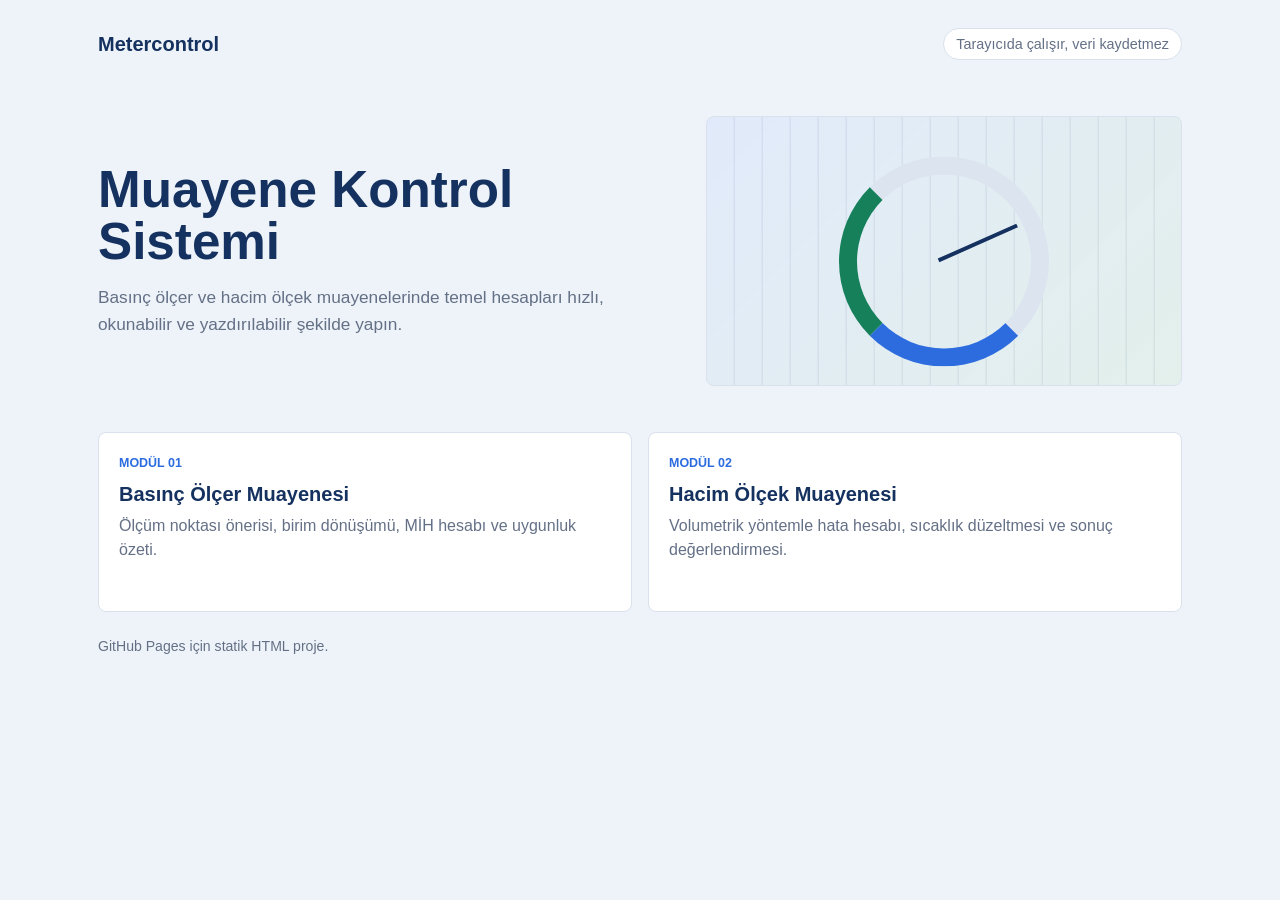
<file: index.html>
<!DOCTYPE html>
<html lang="tr">
<head>
<meta charset="UTF-8">
<meta name="viewport" content="width=device-width, initial-scale=1.0">
<title>Metercontrol | Muayene Kontrol Sistemi</title>
<style>
:root {
  --ink: #172033;
  --muted: #647086;
  --line: #d9e1ec;
  --surface: #ffffff;
  --soft: #f4f7fb;
  --navy: #14315f;
  --blue: #2d6cdf;
  --green: #16805b;
  --amber: #b76a16;
}
* { box-sizing: border-box; }
body {
  margin: 0;
  min-height: 100vh;
  font-family: "Segoe UI", Arial, sans-serif;
  color: var(--ink);
  background: #eef3f9;
}
.shell { max-width: 1120px; margin: 0 auto; padding: 28px 18px 36px; }
.topbar {
  display: flex;
  justify-content: space-between;
  align-items: center;
  gap: 16px;
  margin-bottom: 22px;
}
.brand { font-size: 1.25rem; font-weight: 750; color: var(--navy); }
.status {
  border: 1px solid var(--line);
  border-radius: 999px;
  padding: 7px 12px;
  background: var(--surface);
  color: var(--muted);
  font-size: .9rem;
}
.hero {
  display: grid;
  grid-template-columns: 1.1fr .9fr;
  gap: 26px;
  align-items: center;
  padding: 34px 0 28px;
}
h1 { margin: 0; font-size: clamp(2rem, 4vw, 4rem); line-height: 1.02; color: var(--navy); letter-spacing: 0; }
.lead { margin: 16px 0 0; max-width: 660px; color: var(--muted); font-size: 1.08rem; line-height: 1.55; }
.meter-visual {
  min-height: 270px;
  border: 1px solid var(--line);
  border-radius: 8px;
  background:
    linear-gradient(135deg, rgba(45,108,223,.14), rgba(22,128,91,.12)),
    repeating-linear-gradient(90deg, transparent 0 26px, rgba(20,49,95,.07) 27px 28px),
    #fff;
  position: relative;
  overflow: hidden;
}
.gauge {
  position: absolute;
  width: 210px;
  height: 210px;
  border: 18px solid #dce5ef;
  border-bottom-color: var(--blue);
  border-left-color: var(--green);
  border-radius: 50%;
  left: 50%;
  top: 50%;
  transform: translate(-50%, -45%);
}
.needle {
  position: absolute;
  width: 86px;
  height: 4px;
  background: var(--navy);
  left: calc(50% - 6px);
  top: 52%;
  transform-origin: 6px center;
  transform: rotate(-24deg);
}
.modules { display: grid; grid-template-columns: repeat(2, minmax(0, 1fr)); gap: 16px; margin-top: 18px; }
.card {
  display: block;
  min-height: 180px;
  padding: 20px;
  border: 1px solid var(--line);
  border-radius: 8px;
  background: var(--surface);
  text-decoration: none;
  color: inherit;
  transition: transform .18s ease, box-shadow .18s ease, border-color .18s ease;
}
.card:hover, .card:focus-visible {
  transform: translateY(-3px);
  box-shadow: 0 12px 26px rgba(23,32,51,.12);
  border-color: var(--blue);
  outline: none;
}
.tag { font-size: .78rem; font-weight: 750; color: var(--blue); }
.card h2 { margin: 12px 0 8px; color: var(--navy); font-size: 1.25rem; }
.card p { margin: 0; color: var(--muted); line-height: 1.48; }
.footer { margin-top: 26px; color: var(--muted); font-size: .88rem; }
@media (max-width: 760px) {
  .topbar, .hero { display: block; }
  .status { display: inline-block; margin-top: 10px; }
  .meter-visual { margin-top: 22px; min-height: 220px; }
  .modules { grid-template-columns: 1fr; }
}
</style>
</head>
<body>
<main class="shell">
  <div class="topbar">
    <div class="brand">Metercontrol</div>
    <div class="status">Tarayıcıda çalışır, veri kaydetmez</div>
  </div>

  <section class="hero">
    <div>
      <h1>Muayene Kontrol Sistemi</h1>
      <p class="lead">Basınç ölçer ve hacim ölçek muayenelerinde temel hesapları hızlı, okunabilir ve yazdırılabilir şekilde yapın.</p>
    </div>
    <div class="meter-visual" aria-hidden="true">
      <div class="gauge"></div>
      <div class="needle"></div>
    </div>
  </section>

  <section class="modules" aria-label="Muayene modülleri">
    <a class="card" href="basinc.html">
      <span class="tag">MODÜL 01</span>
      <h2>Basınç Ölçer Muayenesi</h2>
      <p>Ölçüm noktası önerisi, birim dönüşümü, MİH hesabı ve uygunluk özeti.</p>
    </a>
    <a class="card" href="hacim.html">
      <span class="tag">MODÜL 02</span>
      <h2>Hacim Ölçek Muayenesi</h2>
      <p>Volumetrik yöntemle hata hesabı, sıcaklık düzeltmesi ve sonuç değerlendirmesi.</p>
    </a>
  </section>

  <p class="footer">GitHub Pages için statik HTML proje.</p>
</main>
</body>
</html>
</file>
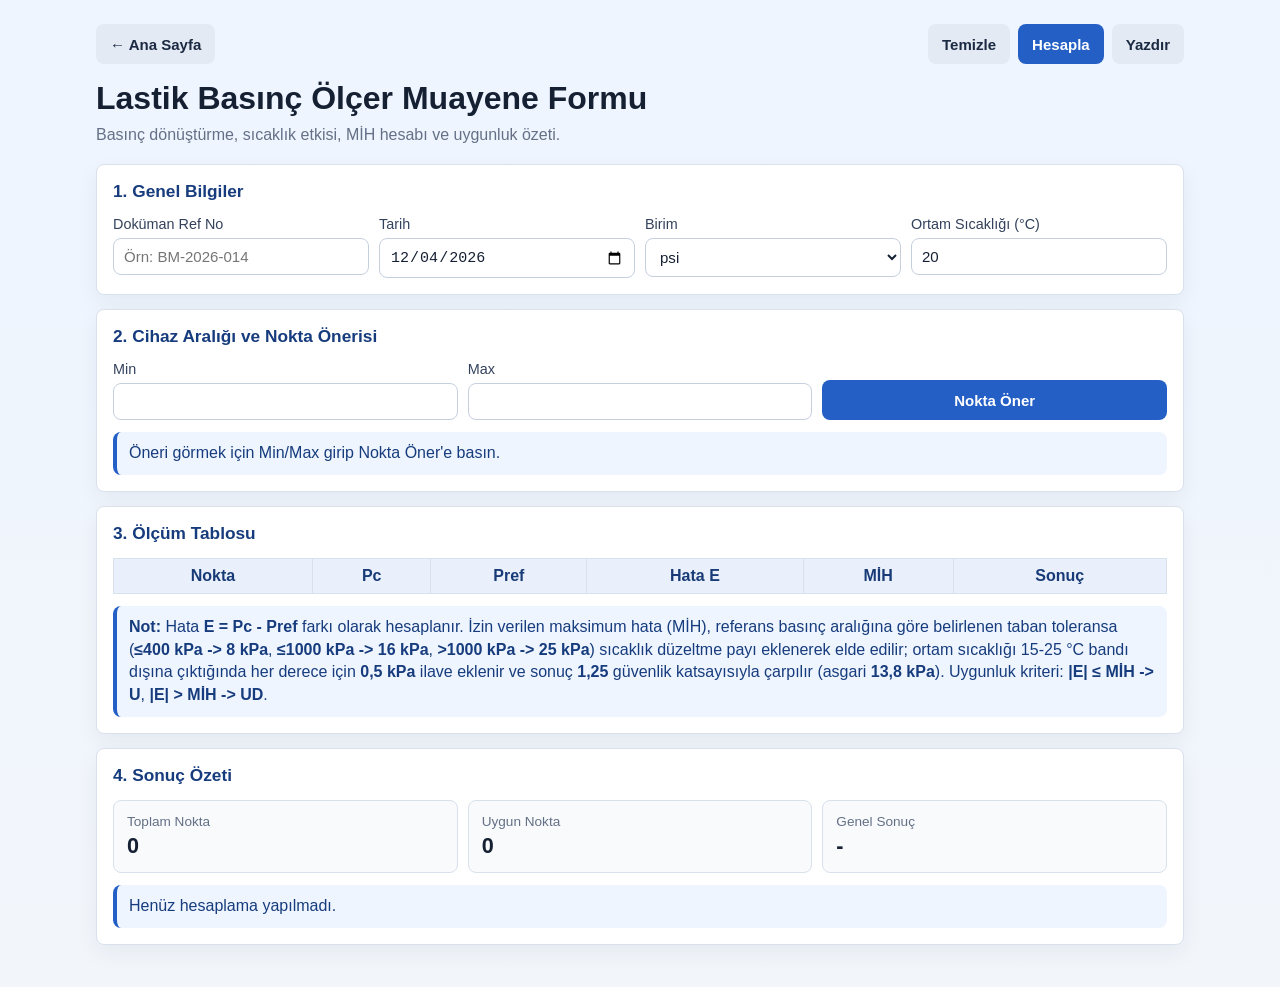
<file: basinc.html>
<!DOCTYPE html>
<html lang="tr">
<head>
<meta charset="UTF-8">
<meta name="viewport" content="width=device-width, initial-scale=1.0">
<title>Basınç Ölçer Muayenesi | Metercontrol</title>
<link rel="stylesheet" href="styles.css">
</head>
<body>
<main class="wrapper">
  <div class="toolbar">
    <a class="btn btn-ghost" href="index.html">← Ana Sayfa</a>
    <div class="actions">
      <button class="btn btn-ghost" type="button" onclick="temizleForm()">Temizle</button>
      <button class="btn btn-primary" type="button" onclick="hesapla()">Hesapla</button>
      <button class="btn btn-ghost" type="button" onclick="window.print()">Yazdır</button>
    </div>
  </div>

  <h1>Lastik Basınç Ölçer Muayene Formu</h1>
  <p class="subtitle">Basınç dönüştürme, sıcaklık etkisi, MİH hesabı ve uygunluk özeti.</p>

  <section class="grid">
    <article class="panel">
      <h2>1. Genel Bilgiler</h2>
      <div class="form-row">
        <label>Doküman Ref No <input id="docNo" type="text" placeholder="Örn: BM-2026-014"></label>
        <label>Tarih <input id="tarih" type="date"></label>
        <label>Birim
          <select id="birim">
            <option value="psi">psi</option>
            <option value="kPa">kPa</option>
            <option value="bar">bar</option>
          </select>
        </label>
        <label>Ortam Sıcaklığı (°C) <input id="sicaklik" type="number" step="0.1" value="20"></label>
      </div>
    </article>

    <article class="panel">
      <h2>2. Cihaz Aralığı ve Nokta Önerisi</h2>
      <div class="form-row compact">
        <label>Min <input id="min" type="number" step="0.01"></label>
        <label>Max <input id="max" type="number" step="0.01"></label>
        <button class="btn btn-primary align-end" type="button" onclick="noktaOner()">Nokta Öner</button>
      </div>
      <div id="oneriler" class="note">Öneri görmek için Min/Max girip Nokta Öner'e basın.</div>
    </article>

    <article class="panel">
      <h2>3. Ölçüm Tablosu</h2>
      <div class="table-wrap">
        <table>
          <thead><tr><th>Nokta</th><th>Pc</th><th>Pref</th><th>Hata E</th><th>MİH</th><th>Sonuç</th></tr></thead>
          <tbody id="olcumBody"></tbody>
        </table>
      </div>
      <div class="note">
        <b>Not:</b> Hata <b>E = Pc - Pref</b> farkı olarak hesaplanır. İzin verilen
        maksimum hata (MİH), referans basınç aralığına göre belirlenen taban
        toleransa (<b>&le;400 kPa -> 8 kPa</b>, <b>&le;1000 kPa -> 16 kPa</b>,
        <b>&gt;1000 kPa -> 25 kPa</b>) sıcaklık düzeltme payı eklenerek elde edilir;
        ortam sıcaklığı 15-25 °C bandı dışına çıktığında her derece için
        <b>0,5 kPa</b> ilave eklenir ve sonuç <b>1,25</b> güvenlik katsayısıyla
        çarpılır (asgari <b>13,8 kPa</b>). Uygunluk kriteri:
        <b>|E| &le; MİH -> U</b>, <b>|E| &gt; MİH -> UD</b>.
      </div>
    </article>

    <article class="panel">
      <h2>4. Sonuç Özeti</h2>
      <div class="summary">
        <div class="kpi"><span>Toplam Nokta</span><strong id="kpiToplam">0</strong></div>
        <div class="kpi"><span>Uygun Nokta</span><strong id="kpiUygun">0</strong></div>
        <div class="kpi"><span>Genel Sonuç</span><strong id="kpiGenel">-</strong></div>
      </div>
      <div id="detay" class="note">Henüz hesaplama yapılmadı.</div>
    </article>
  </section>
</main>
<script src="basinc.js"></script>
</body>
</html>
</file>
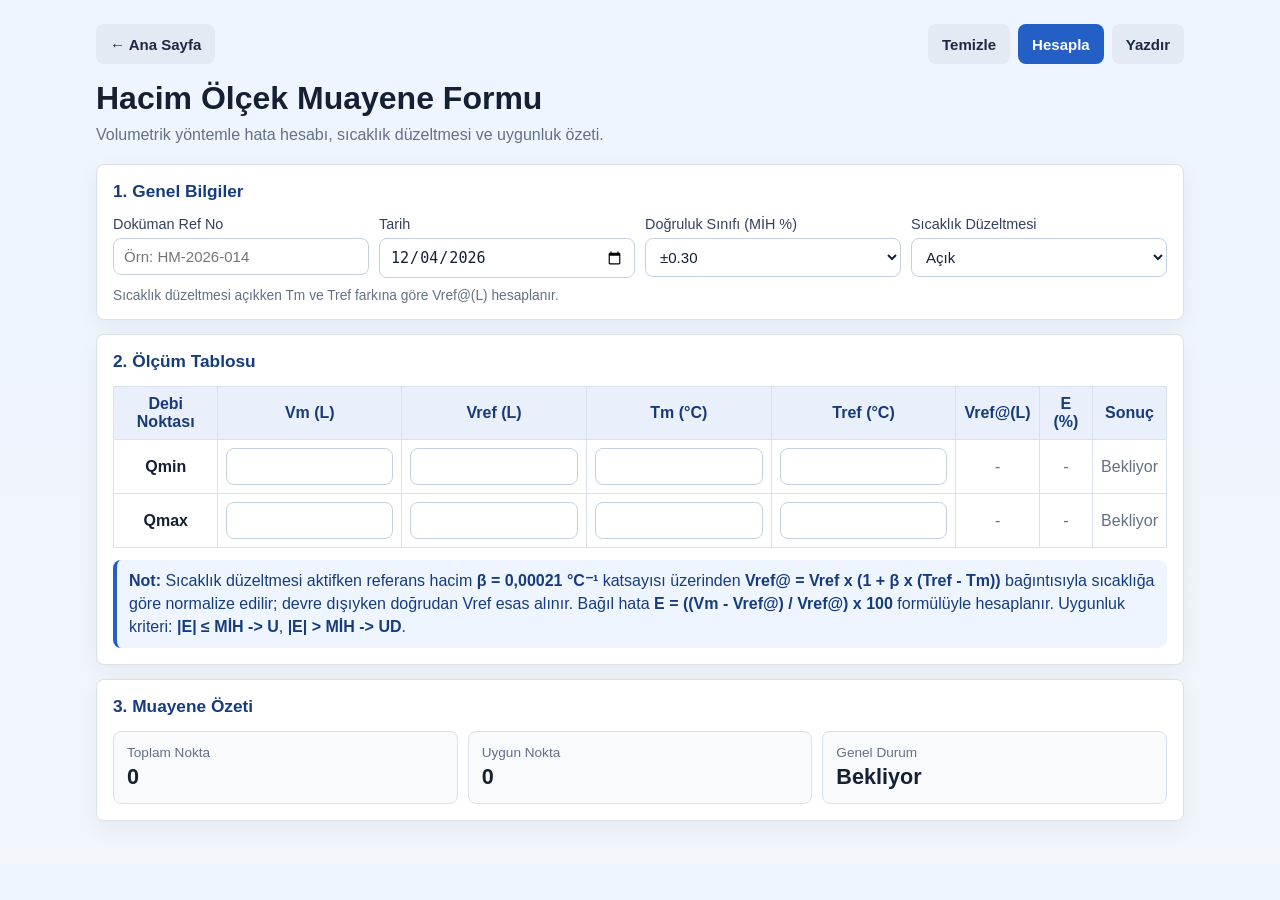
<file: hacim.html>
<!DOCTYPE html>
<html lang="tr">
<head>
<meta charset="UTF-8">
<meta name="viewport" content="width=device-width, initial-scale=1.0">
<title>Hacim Ölçek Muayenesi | Metercontrol</title>
<link rel="stylesheet" href="styles.css">
</head>
<body>
<main class="wrapper">
  <div class="toolbar">
    <a class="btn btn-ghost" href="index.html">← Ana Sayfa</a>
    <div class="actions">
      <button class="btn btn-ghost" type="button" onclick="temizleForm()">Temizle</button>
      <button class="btn btn-primary" type="button" onclick="hesapla()">Hesapla</button>
      <button class="btn btn-ghost" type="button" onclick="window.print()">Yazdır</button>
    </div>
  </div>

  <h1>Hacim Ölçek Muayene Formu</h1>
  <p class="subtitle">Volumetrik yöntemle hata hesabı, sıcaklık düzeltmesi ve uygunluk özeti.</p>

  <section class="grid">
    <article class="panel">
      <h2>1. Genel Bilgiler</h2>
      <div class="form-row">
        <label>Doküman Ref No <input id="docNo" type="text" placeholder="Örn: HM-2026-014"></label>
        <label>Tarih <input id="date" type="date"></label>
        <label>Doğruluk Sınıfı (MİH %)
          <select id="mih">
            <option value="0.3">±0.30</option>
            <option value="0.5">±0.50</option>
            <option value="1">±1.00</option>
            <option value="1.5">±1.50</option>
            <option value="2">±2.00</option>
          </select>
        </label>
        <label>Sıcaklık Düzeltmesi
          <select id="tempMode">
            <option value="on">Açık</option>
            <option value="off">Kapalı</option>
          </select>
        </label>
      </div>
      <p id="tempNote" class="help">Sıcaklık düzeltmesi açıkken Tm ve Tref farkına göre Vref@(L) hesaplanır.</p>
    </article>

    <article class="panel">
      <h2>2. Ölçüm Tablosu</h2>
      <div class="table-wrap">
        <table>
          <thead>
            <tr>
              <th>Debi Noktası</th><th>Vm (L)</th><th>Vref (L)</th>
              <th class="temp-col">Tm (°C)</th><th class="temp-col">Tref (°C)</th>
              <th class="vcorr-col">Vref@(L)</th><th>E (%)</th><th>Sonuç</th>
            </tr>
          </thead>
          <tbody>
            <tr><td><b>Qmin</b></td><td><input id="vs1" type="number" step="0.001" min="0"></td><td><input id="vref1" type="number" step="0.001" min="0"></td><td class="temp-col"><input id="tr1" type="number" step="0.1"></td><td class="temp-col"><input id="tref1" type="number" step="0.1"></td><td id="vcorr1" class="result-empty vcorr-col">-</td><td id="e1" class="result-empty">-</td><td id="s1" class="result-empty">Bekliyor</td></tr>
            <tr><td><b>Qmax</b></td><td><input id="vs2" type="number" step="0.001" min="0"></td><td><input id="vref2" type="number" step="0.001" min="0"></td><td class="temp-col"><input id="tr2" type="number" step="0.1"></td><td class="temp-col"><input id="tref2" type="number" step="0.1"></td><td id="vcorr2" class="result-empty vcorr-col">-</td><td id="e2" class="result-empty">-</td><td id="s2" class="result-empty">Bekliyor</td></tr>
          </tbody>
        </table>
      </div>
      <div class="note">
        <b>Not:</b> Sıcaklık düzeltmesi aktifken referans hacim
        <b>β = 0,00021 °C⁻¹</b> katsayısı üzerinden
        <b>Vref@ = Vref x (1 + β x (Tref - Tm))</b> bağıntısıyla sıcaklığa göre
        normalize edilir; devre dışıyken doğrudan Vref esas alınır. Bağıl hata
        <b>E = ((Vm - Vref@) / Vref@) x 100</b> formülüyle hesaplanır. Uygunluk
        kriteri: <b>|E| &le; MİH -> U</b>, <b>|E| &gt; MİH -> UD</b>.
      </div>
    </article>

    <article class="panel">
      <h2>3. Muayene Özeti</h2>
      <div class="summary">
        <div class="kpi"><span>Toplam Nokta</span><strong id="totalPoint">0</strong></div>
        <div class="kpi"><span>Uygun Nokta</span><strong id="okPoint">0</strong></div>
        <div class="kpi"><span>Genel Durum</span><strong id="overall">Bekliyor</strong></div>
      </div>
    </article>
  </section>
</main>
<script src="hacim.js"></script>
</body>
</html>
</file>
<file: styles.css>
:root {
  --bg: #f2f6fb;
  --panel: #ffffff;
  --ink: #152033;
  --muted: #647086;
  --primary: #245fc6;
  --primary-dark: #173c7d;
  --ok: #16805b;
  --bad: #b42318;
  --line: #d8e1ec;
}
* { box-sizing: border-box; }
body {
  margin: 0;
  font-family: "Segoe UI", Arial, sans-serif;
  color: var(--ink);
  background: linear-gradient(180deg, #eef5ff, var(--bg));
}
.wrapper { max-width: 1120px; margin: 0 auto; padding: 24px 16px 42px; }
.toolbar { display: flex; justify-content: space-between; align-items: center; gap: 12px; flex-wrap: wrap; margin-bottom: 16px; }
.actions { display: flex; gap: 8px; flex-wrap: wrap; }
.btn {
  display: inline-flex;
  align-items: center;
  justify-content: center;
  min-height: 40px;
  border: 0;
  border-radius: 8px;
  padding: 9px 14px;
  cursor: pointer;
  font-weight: 700;
  text-decoration: none;
  font-size: .94rem;
}
.btn-primary { background: var(--primary); color: #fff; }
.btn-primary:hover { background: var(--primary-dark); }
.btn-ghost { background: #e3eaf3; color: #1b2a42; }
h1 { margin: 8px 0 6px; font-size: clamp(1.45rem, 3vw, 2rem); letter-spacing: 0; }
.subtitle { color: var(--muted); margin: 0 0 18px; line-height: 1.45; }
.grid { display: grid; grid-template-columns: repeat(12, 1fr); gap: 14px; }
.panel {
  grid-column: span 12;
  background: var(--panel);
  border: 1px solid var(--line);
  border-radius: 8px;
  padding: 16px;
  box-shadow: 0 8px 22px rgba(21,32,51,.06);
}
.panel h2 { margin: 0 0 14px; font-size: 1.08rem; color: var(--primary-dark); }
.form-row { display: grid; grid-template-columns: repeat(4, minmax(140px, 1fr)); gap: 10px; }
.form-row.compact { grid-template-columns: repeat(3, minmax(140px, 1fr)); }
label { display: block; font-size: .9rem; color: #33415c; }
input, select {
  width: 100%;
  margin-top: 6px;
  padding: 9px 10px;
  border: 1px solid #c5d0de;
  border-radius: 8px;
  font-size: .94rem;
  background: #fff;
  color: var(--ink);
}
.align-end { align-self: end; }
.help { color: var(--muted); font-size: .86rem; margin: 10px 0 0; }
.note { border-left: 4px solid var(--primary); background: #eef5ff; padding: 10px 12px; border-radius: 8px; color: #173c7d; margin-top: 12px; line-height: 1.42; }
.table-wrap { overflow-x: auto; }
table { width: 100%; border-collapse: collapse; min-width: 760px; }
th, td { border: 1px solid var(--line); padding: 8px; text-align: center; }
th { background: #e9f0fb; color: #183b77; }
td input { text-align: center; margin-top: 0; }
.result-ok { color: var(--ok); font-weight: 800; }
.result-bad { color: var(--bad); font-weight: 800; }
.result-empty { color: var(--muted); }
.summary { display: grid; grid-template-columns: repeat(3, minmax(160px, 1fr)); gap: 10px; }
.kpi { padding: 13px; border-radius: 8px; border: 1px solid var(--line); background: #f8fafc; }
.kpi span { display: block; color: var(--muted); font-size: .85rem; }
.kpi strong { display: block; margin-top: 4px; font-size: 1.35rem; }
@media (max-width: 900px) {
  .form-row, .form-row.compact, .summary { grid-template-columns: repeat(2, minmax(130px, 1fr)); }
}
@media (max-width: 560px) {
  .form-row, .form-row.compact, .summary { grid-template-columns: 1fr; }
  .btn { width: 100%; }
  .actions { width: 100%; }
}
@media print {
  body { background: #fff; }
  .toolbar { display: none; }
  .panel { box-shadow: none; break-inside: avoid; }
}
</file>
